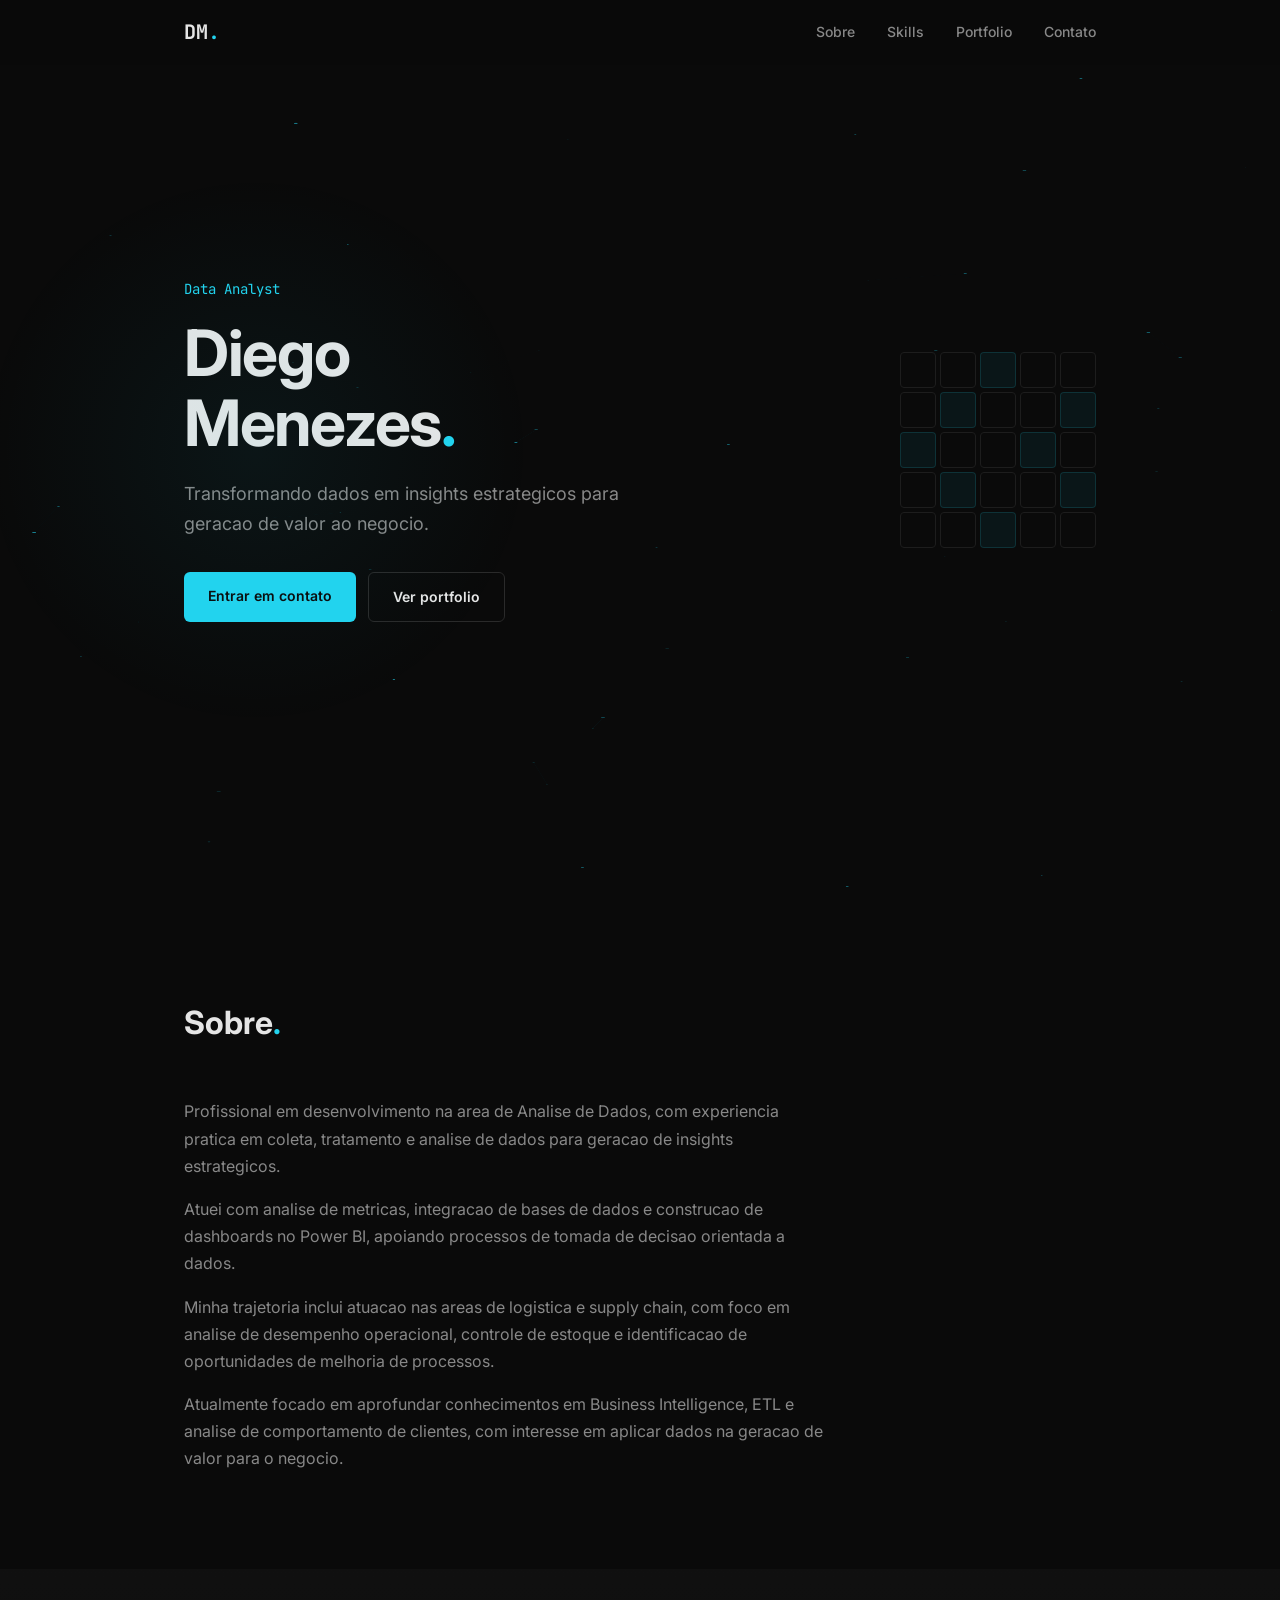
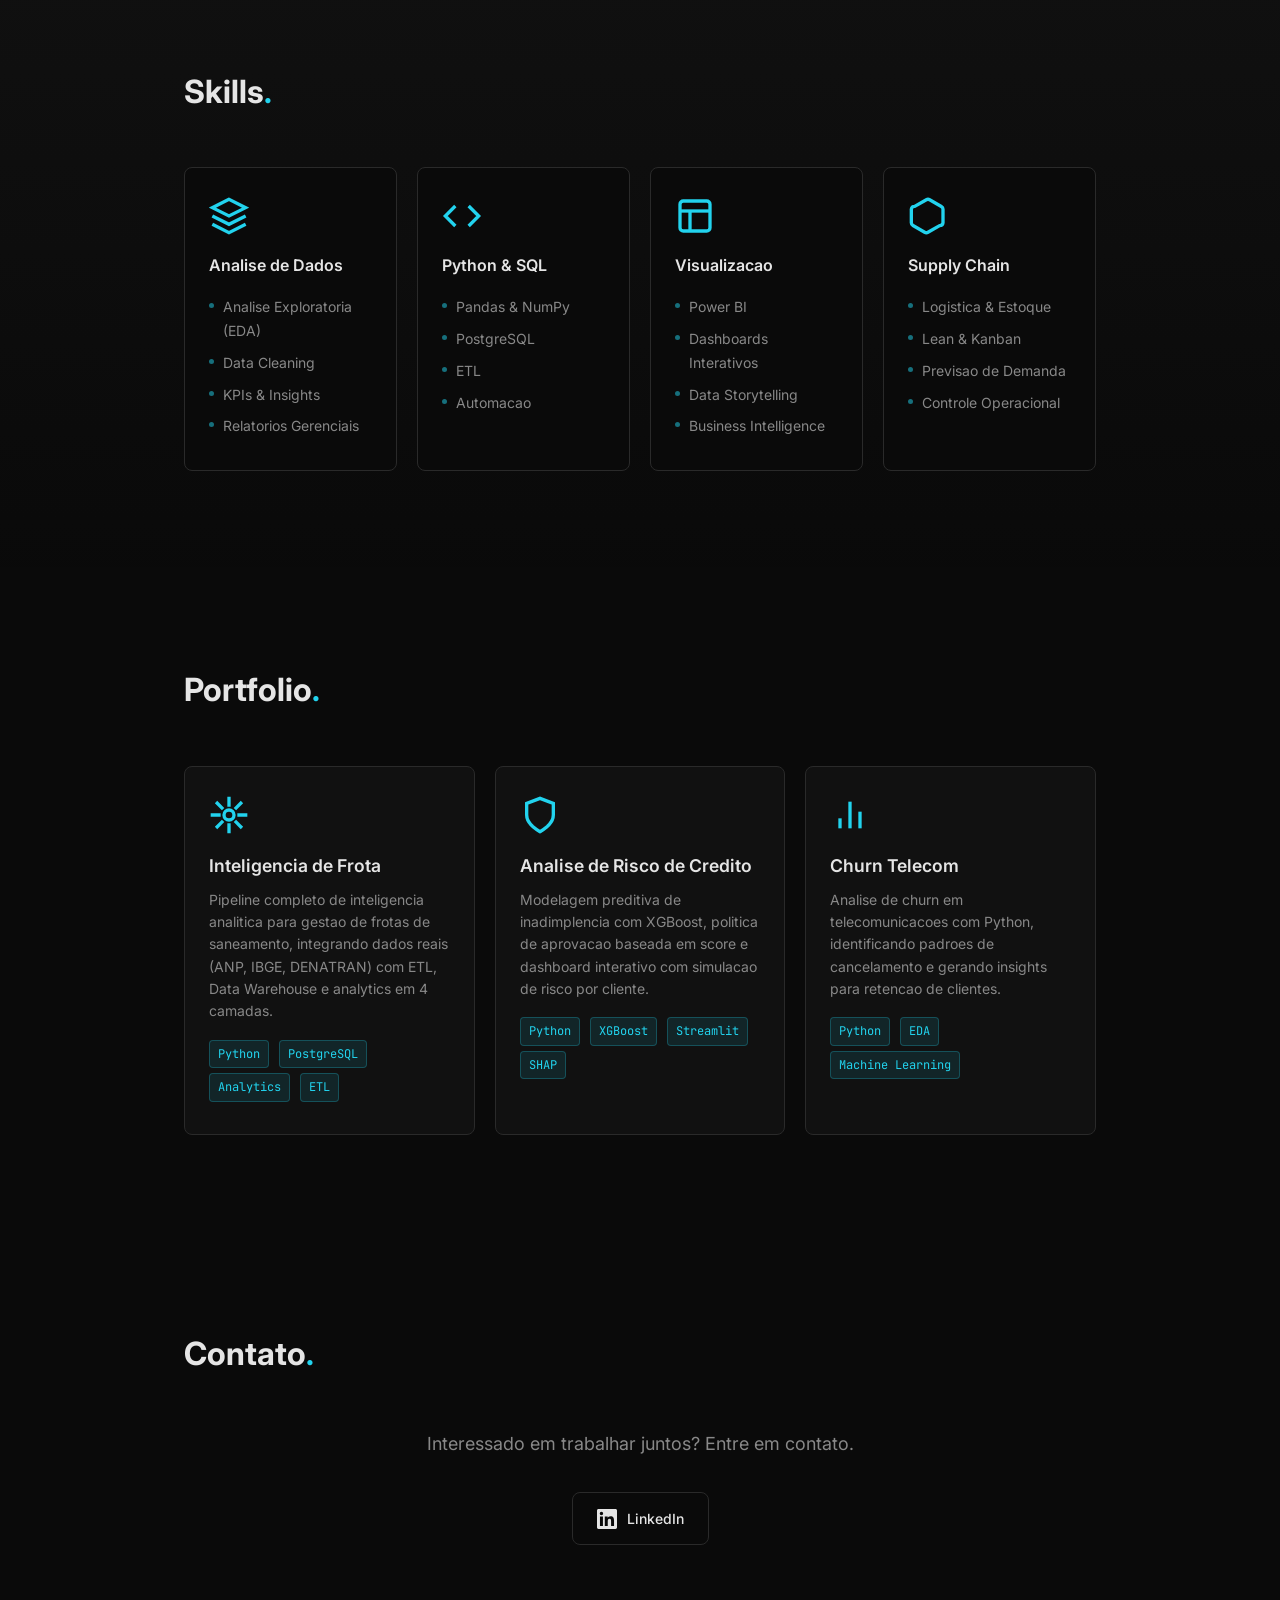
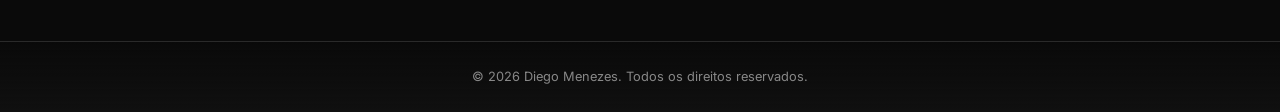
<file: index.html>
<!DOCTYPE html>
<html lang="pt-BR">
<head>
    <meta charset="UTF-8">
    <meta name="viewport" content="width=device-width, initial-scale=1.0">
    <title>Diego Menezes | Data Analyst</title>
    <meta name="description" content="Diego Menezes - Data Analyst especializado em Python, SQL, Power BI e Business Intelligence">
    <link rel="stylesheet" href="style.css">
    <link rel="preconnect" href="https://fonts.googleapis.com">
    <link rel="preconnect" href="https://fonts.gstatic.com" crossorigin>
    <link href="https://fonts.googleapis.com/css2?family=Inter:wght@400;500;600;700&family=JetBrains+Mono:wght@400;500&display=swap" rel="stylesheet">
</head>
<body>
    <canvas id="bg-canvas"></canvas>
    <!-- Navigation -->
    <nav id="navbar">
        <div class="nav-content">
            <a href="#" class="logo">DM<span class="accent">.</span></a>
            <ul class="nav-links">
                <li><a href="#about">Sobre</a></li>
                <li><a href="#skills">Skills</a></li>
                <li><a href="#portfolio">Portfolio</a></li>
                <li><a href="#contact">Contato</a></li>
            </ul>
            <button class="menu-toggle" aria-label="Menu">
                <span></span>
                <span></span>
                <span></span>
            </button>
        </div>
    </nav>

    <!-- Hero -->
    <header id="hero">
        <div class="hero-content">
            <p class="hero-tag">Data Analyst</p>
            <h1>Diego<br>Menezes<span class="accent">.</span></h1>
            <p class="hero-desc">Transformando dados em insights estrategicos para geracao de valor ao negocio.</p>
            <div class="hero-cta">
                <a href="#contact" class="btn btn-primary">Entrar em contato</a>
                <a href="#portfolio" class="btn btn-outline">Ver portfolio</a>
            </div>
        </div>
        <div class="hero-visual">
            <div class="data-grid">
                <div class="grid-cell"></div><div class="grid-cell"></div><div class="grid-cell active"></div><div class="grid-cell"></div><div class="grid-cell"></div>
                <div class="grid-cell"></div><div class="grid-cell active"></div><div class="grid-cell"></div><div class="grid-cell"></div><div class="grid-cell active"></div>
                <div class="grid-cell active"></div><div class="grid-cell"></div><div class="grid-cell"></div><div class="grid-cell active"></div><div class="grid-cell"></div>
                <div class="grid-cell"></div><div class="grid-cell active"></div><div class="grid-cell"></div><div class="grid-cell"></div><div class="grid-cell active"></div>
                <div class="grid-cell"></div><div class="grid-cell"></div><div class="grid-cell active"></div><div class="grid-cell"></div><div class="grid-cell"></div>
            </div>
        </div>
    </header>

    <!-- About -->
    <section id="about" class="section">
        <div class="container">
            <h2 class="section-title">Sobre<span class="accent">.</span></h2>
            <div class="about-content">
                <p>Profissional em desenvolvimento na area de Analise de Dados, com experiencia pratica em coleta, tratamento e analise de dados para geracao de insights estrategicos.</p>
                <p>Atuei com analise de metricas, integracao de bases de dados e construcao de dashboards no Power BI, apoiando processos de tomada de decisao orientada a dados.</p>
                <p>Minha trajetoria inclui atuacao nas areas de logistica e supply chain, com foco em analise de desempenho operacional, controle de estoque e identificacao de oportunidades de melhoria de processos.</p>
                <p>Atualmente focado em aprofundar conhecimentos em Business Intelligence, ETL e analise de comportamento de clientes, com interesse em aplicar dados na geracao de valor para o negocio.</p>
            </div>
        </div>
    </section>

    <!-- Skills -->
    <section id="skills" class="section section-alt">
        <div class="container">
            <h2 class="section-title">Skills<span class="accent">.</span></h2>
            <div class="skills-grid">
                <div class="skill-card">
                    <div class="skill-icon">
                        <svg viewBox="0 0 24 24" fill="none" stroke="currentColor" stroke-width="2"><path d="M12 2L2 7l10 5 10-5-10-5zM2 17l10 5 10-5M2 12l10 5 10-5"/></svg>
                    </div>
                    <h3>Analise de Dados</h3>
                    <ul>
                        <li>Analise Exploratoria (EDA)</li>
                        <li>Data Cleaning</li>
                        <li>KPIs & Insights</li>
                        <li>Relatorios Gerenciais</li>
                    </ul>
                </div>
                <div class="skill-card">
                    <div class="skill-icon">
                        <svg viewBox="0 0 24 24" fill="none" stroke="currentColor" stroke-width="2"><polyline points="16 18 22 12 16 6"/><polyline points="8 6 2 12 8 18"/></svg>
                    </div>
                    <h3>Python & SQL</h3>
                    <ul>
                        <li>Pandas & NumPy</li>
                        <li>PostgreSQL</li>
                        <li>ETL</li>
                        <li>Automacao</li>
                    </ul>
                </div>
                <div class="skill-card">
                    <div class="skill-icon">
                        <svg viewBox="0 0 24 24" fill="none" stroke="currentColor" stroke-width="2"><rect x="3" y="3" width="18" height="18" rx="2"/><line x1="3" y1="9" x2="21" y2="9"/><line x1="9" y1="21" x2="9" y2="9"/></svg>
                    </div>
                    <h3>Visualizacao</h3>
                    <ul>
                        <li>Power BI</li>
                        <li>Dashboards Interativos</li>
                        <li>Data Storytelling</li>
                        <li>Business Intelligence</li>
                    </ul>
                </div>
                <div class="skill-card">
                    <div class="skill-icon">
                        <svg viewBox="0 0 24 24" fill="none" stroke="currentColor" stroke-width="2"><path d="M21 16V8a2 2 0 00-1-1.73l-7-4a2 2 0 00-2 0l-7 4A2 2 0 002 8v8a2 2 0 001 1.73l7 4a2 2 0 002 0l7-4A2 2 0 0021 16z"/></svg>
                    </div>
                    <h3>Supply Chain</h3>
                    <ul>
                        <li>Logistica & Estoque</li>
                        <li>Lean & Kanban</li>
                        <li>Previsao de Demanda</li>
                        <li>Controle Operacional</li>
                    </ul>
                </div>
            </div>
        </div>
    </section>

    <!-- Portfolio -->
    <section id="portfolio" class="section">
        <div class="container">
            <h2 class="section-title">Portfolio<span class="accent">.</span></h2>
            <div class="projects-grid">
                <a href="https://github.com/DiegoWMenezes/inteligencia-frota" target="_blank" rel="noopener" class="project-card">
                    <div class="project-icon">
                        <svg viewBox="0 0 24 24" fill="none" stroke="currentColor" stroke-width="2"><circle cx="12" cy="12" r="3"/><path d="M12 1v6M12 17v6M4.22 4.22l4.24 4.24M15.54 15.54l4.24 4.24M1 12h6M17 12h6M4.22 19.78l4.24-4.24M15.54 8.46l4.24-4.24"/></svg>
                    </div>
                    <h3>Inteligencia de Frota</h3>
                    <p>Pipeline completo de inteligencia analitica para gestao de frotas de saneamento, integrando dados reais (ANP, IBGE, DENATRAN) com ETL, Data Warehouse e analytics em 4 camadas.</p>
                    <span class="project-tag">Python</span>
                    <span class="project-tag">PostgreSQL</span>
                    <span class="project-tag">Analytics</span>
                    <span class="project-tag">ETL</span>
                </a>
                <a href="https://github.com/DiegoWMenezes/Analise-de-Risco-de-Credito" target="_blank" rel="noopener" class="project-card">
                    <div class="project-icon">
                        <svg viewBox="0 0 24 24" fill="none" stroke="currentColor" stroke-width="2"><path d="M12 22s8-4 8-10V5l-8-3-8 3v7c0 6 8 10 8 10z"/></svg>
                    </div>
                    <h3>Analise de Risco de Credito</h3>
                    <p>Modelagem preditiva de inadimplencia com XGBoost, politica de aprovacao baseada em score e dashboard interativo com simulacao de risco por cliente.</p>
                    <span class="project-tag">Python</span>
                    <span class="project-tag">XGBoost</span>
                    <span class="project-tag">Streamlit</span>
                    <span class="project-tag">SHAP</span>
                </a>
                <a href="https://github.com/diegowmenezes/projeto-churn-telecom" target="_blank" rel="noopener" class="project-card">
                    <div class="project-icon">
                        <svg viewBox="0 0 24 24" fill="none" stroke="currentColor" stroke-width="2"><path d="M18 20V10"/><path d="M12 20V4"/><path d="M6 20v-6"/></svg>
                    </div>
                    <h3>Churn Telecom</h3>
                    <p>Analise de churn em telecomunicacoes com Python, identificando padroes de cancelamento e gerando insights para retencao de clientes.</p>
                    <span class="project-tag">Python</span>
                    <span class="project-tag">EDA</span>
                    <span class="project-tag">Machine Learning</span>
                </a>
            </div>
        </div>
    </section>

    <!-- Contact -->
    <section id="contact" class="section">
        <div class="container">
            <h2 class="section-title">Contato<span class="accent">.</span></h2>
            <div class="contact-content">
                <p class="contact-text">Interessado em trabalhar juntos? Entre em contato.</p>
                <div class="contact-links">
                    <a href="https://www.linkedin.com/in/diego-menezes-449370101" target="_blank" rel="noopener" class="contact-card">
                        <svg viewBox="0 0 24 24" fill="currentColor"><path d="M20.447 20.452h-3.554v-5.569c0-1.328-.027-3.037-1.852-3.037-1.853 0-2.136 1.445-2.136 2.939v5.667H9.351V9h3.414v1.561h.046c.477-.9 1.637-1.85 3.37-1.85 3.601 0 4.267 2.37 4.267 5.455v6.286zM5.337 7.433a2.062 2.062 0 01-2.063-2.065 2.064 2.064 0 112.063 2.065zm1.782 13.019H3.555V9h3.564v11.452zM22.225 0H1.771C.792 0 0 .774 0 1.729v20.542C0 23.227.792 24 1.771 24h20.451C23.2 24 24 23.227 24 22.271V1.729C24 .774 23.2 0 22.222 0h.003z"/></svg>
                        <span>LinkedIn</span>
                    </a>
                </div>
            </div>
        </div>
    </section>

    <!-- Footer -->
    <footer>
        <div class="container">
            <p>&copy; 2026 Diego Menezes. Todos os direitos reservados.</p>
        </div>
    </footer>

    <script src="script.js"></script>
</body>
</html>
</file>
<file: style.css>
/* Reset & Base */
*,
*::before,
*::after {
    margin: 0;
    padding: 0;
    box-sizing: border-box;
}

:root {
    --bg: #0a0a0a;
    --bg-alt: #111111;
    --surface: #1a1a1a;
    --border: #2a2a2a;
    --text: #e5e5e5;
    --text-muted: #888888;
    --accent: #22d3ee;
    --accent-dim: rgba(34, 211, 238, 0.1);
    --accent-border: rgba(34, 211, 238, 0.25);
    --font-sans: 'Inter', -apple-system, sans-serif;
    --font-mono: 'JetBrains Mono', monospace;
    --max-width: 960px;
}

html {
    scroll-behavior: smooth;
    scroll-padding-top: 80px;
}

body {
    font-family: var(--font-sans);
    background: var(--bg);
    color: var(--text);
    line-height: 1.7;
    -webkit-font-smoothing: antialiased;
}

/* Background Canvas */
#bg-canvas {
    position: fixed;
    top: 0;
    left: 0;
    width: 100%;
    height: 100%;
    z-index: 0;
    pointer-events: none;
}

.accent {
    color: var(--accent);
}

.container {
    max-width: var(--max-width);
    margin: 0 auto;
    padding: 0 24px;
}

/* Navigation */
#navbar {
    position: fixed;
    top: 0;
    left: 0;
    right: 0;
    z-index: 100;
    background: rgba(10, 10, 10, 0.85);
    backdrop-filter: blur(12px);
    border-bottom: 1px solid transparent;
    transition: border-color 0.3s;
}

#navbar.scrolled {
    border-bottom-color: var(--border);
}

.nav-content {
    max-width: var(--max-width);
    margin: 0 auto;
    padding: 0 24px;
    display: flex;
    justify-content: space-between;
    align-items: center;
    height: 64px;
}

.logo {
    font-family: var(--font-mono);
    font-size: 1.25rem;
    font-weight: 700;
    color: var(--text);
    text-decoration: none;
}

.nav-links {
    display: flex;
    gap: 32px;
    list-style: none;
}

.nav-links a {
    color: var(--text-muted);
    text-decoration: none;
    font-size: 0.875rem;
    font-weight: 500;
    transition: color 0.2s;
}

.nav-links a:hover {
    color: var(--accent);
}

.menu-toggle {
    display: none;
    flex-direction: column;
    gap: 5px;
    background: none;
    border: none;
    cursor: pointer;
    padding: 4px;
}

.menu-toggle span {
    width: 20px;
    height: 2px;
    background: var(--text);
    transition: 0.3s;
}

/* Hero */
#hero {
    min-height: 100vh;
    display: flex;
    align-items: center;
    justify-content: space-between;
    padding: 0 24px;
    max-width: var(--max-width);
    margin: 0 auto;
    gap: 40px;
    position: relative;
    z-index: 1;
}

#hero::before {
    content: '';
    position: absolute;
    top: 20%;
    left: -20%;
    width: 60%;
    height: 60%;
    background: radial-gradient(circle, rgba(34, 211, 238, 0.06) 0%, transparent 70%);
    pointer-events: none;
}

.hero-content {
    flex: 1;
}

.hero-tag {
    font-family: var(--font-mono);
    font-size: 0.875rem;
    color: var(--accent);
    margin-bottom: 16px;
}

.hero-content h1 {
    font-size: clamp(2.5rem, 6vw, 4rem);
    font-weight: 700;
    line-height: 1.1;
    letter-spacing: -0.02em;
    margin-bottom: 20px;
}

.hero-desc {
    color: var(--text-muted);
    font-size: 1.125rem;
    max-width: 480px;
    margin-bottom: 32px;
}

.hero-cta {
    display: flex;
    gap: 12px;
    flex-wrap: wrap;
}

.btn {
    display: inline-block;
    padding: 12px 24px;
    border-radius: 6px;
    font-size: 0.875rem;
    font-weight: 600;
    text-decoration: none;
    transition: all 0.2s;
    cursor: pointer;
}

.btn-primary {
    background: var(--accent);
    color: var(--bg);
}

.btn-primary:hover {
    background: #06b6d4;
}

.btn-outline {
    border: 1px solid var(--border);
    color: var(--text);
}

.btn-outline:hover {
    border-color: var(--accent);
    color: var(--accent);
}

/* Data Grid Visual */
.hero-visual {
    flex-shrink: 0;
    opacity: 0.6;
}

.data-grid {
    display: grid;
    grid-template-columns: repeat(5, 36px);
    grid-template-rows: repeat(5, 36px);
    gap: 4px;
}

.grid-cell {
    border: 1px solid var(--border);
    border-radius: 4px;
    transition: all 0.5s;
}

.grid-cell.active {
    background: var(--accent-dim);
    border-color: var(--accent-border);
}

/* Sections */
.section {
    padding: 96px 0;
    position: relative;
    z-index: 1;
}

.section-alt {
    background: linear-gradient(180deg, rgba(17, 17, 17, 0.95) 0%, rgba(10, 10, 10, 0.95) 100%);
}

.section-title {
    font-size: 2rem;
    font-weight: 700;
    margin-bottom: 48px;
}

/* About */
.about-content p {
    color: var(--text-muted);
    margin-bottom: 16px;
    max-width: 640px;
    font-size: 1rem;
}

.about-content p:last-child {
    margin-bottom: 0;
}

/* Skills */
.skills-grid {
    display: grid;
    grid-template-columns: repeat(auto-fit, minmax(200px, 1fr));
    gap: 20px;
}

.skill-card {
    background: var(--bg);
    border: 1px solid var(--border);
    border-radius: 8px;
    padding: 28px 24px;
    transition: border-color 0.2s;
}

.skill-card:hover {
    border-color: var(--accent-border);
}

.skill-icon {
    width: 40px;
    height: 40px;
    color: var(--accent);
    margin-bottom: 16px;
}

.skill-icon svg {
    width: 100%;
    height: 100%;
}

.skill-card h3 {
    font-size: 1rem;
    font-weight: 600;
    margin-bottom: 12px;
}

.skill-card ul {
    list-style: none;
}

.skill-card li {
    color: var(--text-muted);
    font-size: 0.875rem;
    padding: 4px 0;
    position: relative;
    padding-left: 14px;
}

.skill-card li::before {
    content: '';
    position: absolute;
    left: 0;
    top: 12px;
    width: 5px;
    height: 5px;
    border-radius: 50%;
    background: var(--accent);
    opacity: 0.5;
}

/* Projects */
.projects-grid {
    display: grid;
    grid-template-columns: repeat(auto-fit, minmax(280px, 1fr));
    gap: 20px;
}

.project-card {
    background: var(--bg-alt);
    border: 1px solid var(--border);
    border-radius: 8px;
    padding: 28px 24px;
    text-decoration: none;
    color: var(--text);
    transition: border-color 0.2s, transform 0.2s;
}

.project-card:hover {
    border-color: var(--accent-border);
    transform: translateY(-2px);
}

.project-icon {
    width: 40px;
    height: 40px;
    color: var(--accent);
    margin-bottom: 16px;
}

.project-icon svg {
    width: 100%;
    height: 100%;
}

.project-card h3 {
    font-size: 1.1rem;
    font-weight: 600;
    margin-bottom: 8px;
}

.project-card p {
    color: var(--text-muted);
    font-size: 0.875rem;
    line-height: 1.6;
    margin-bottom: 16px;
}

.project-tag {
    display: inline-block;
    font-family: var(--font-mono);
    font-size: 0.75rem;
    color: var(--accent);
    background: var(--accent-dim);
    border: 1px solid var(--accent-border);
    border-radius: 4px;
    padding: 3px 8px;
    margin-right: 6px;
    margin-bottom: 4px;
}

/* Contact */
.contact-content {
    text-align: center;
}

/* Footer */
footer {
    border-top: 1px solid var(--border);
    padding: 24px 0;
    text-align: center;
    position: relative;
    z-index: 1;
    background: linear-gradient(0deg, rgba(17, 17, 17, 0.9) 0%, transparent 100%);
}

.contact-text {
    color: var(--text-muted);
    font-size: 1.125rem;
    margin-bottom: 32px;
}

.contact-links {
    display: flex;
    justify-content: center;
    gap: 16px;
    flex-wrap: wrap;
}

.contact-card {
    display: flex;
    align-items: center;
    gap: 10px;
    padding: 14px 24px;
    border: 1px solid var(--border);
    border-radius: 8px;
    color: var(--text);
    text-decoration: none;
    font-size: 0.875rem;
    font-weight: 500;
    transition: all 0.2s;
}

.contact-card:hover {
    border-color: var(--accent);
    color: var(--accent);
}

.contact-card svg {
    width: 20px;
    height: 20px;
}

footer p {
    color: var(--text-muted);
    font-size: 0.8rem;
}

/* Mobile */
@media (max-width: 768px) {
    .nav-links {
        display: none;
        position: absolute;
        top: 64px;
        left: 0;
        right: 0;
        flex-direction: column;
        background: rgba(10, 10, 10, 0.97);
        padding: 20px 24px;
        gap: 20px;
        border-bottom: 1px solid var(--border);
    }

    .nav-links.open {
        display: flex;
    }

    .menu-toggle {
        display: flex;
    }

    #hero {
        flex-direction: column;
        padding-top: 120px;
        text-align: center;
        min-height: auto;
        padding-bottom: 64px;
    }

    .hero-desc {
        margin-left: auto;
        margin-right: auto;
    }

    .hero-cta {
        justify-content: center;
    }

    .hero-visual {
        display: none;
    }

    .skills-grid {
        grid-template-columns: 1fr 1fr;
    }

    .project-card {
        padding: 20px 18px;
    }
}

@media (max-width: 480px) {
    .skills-grid {
        grid-template-columns: 1fr;
    }

    .hero-content h1 {
        font-size: 2.25rem;
    }
}
</file>
